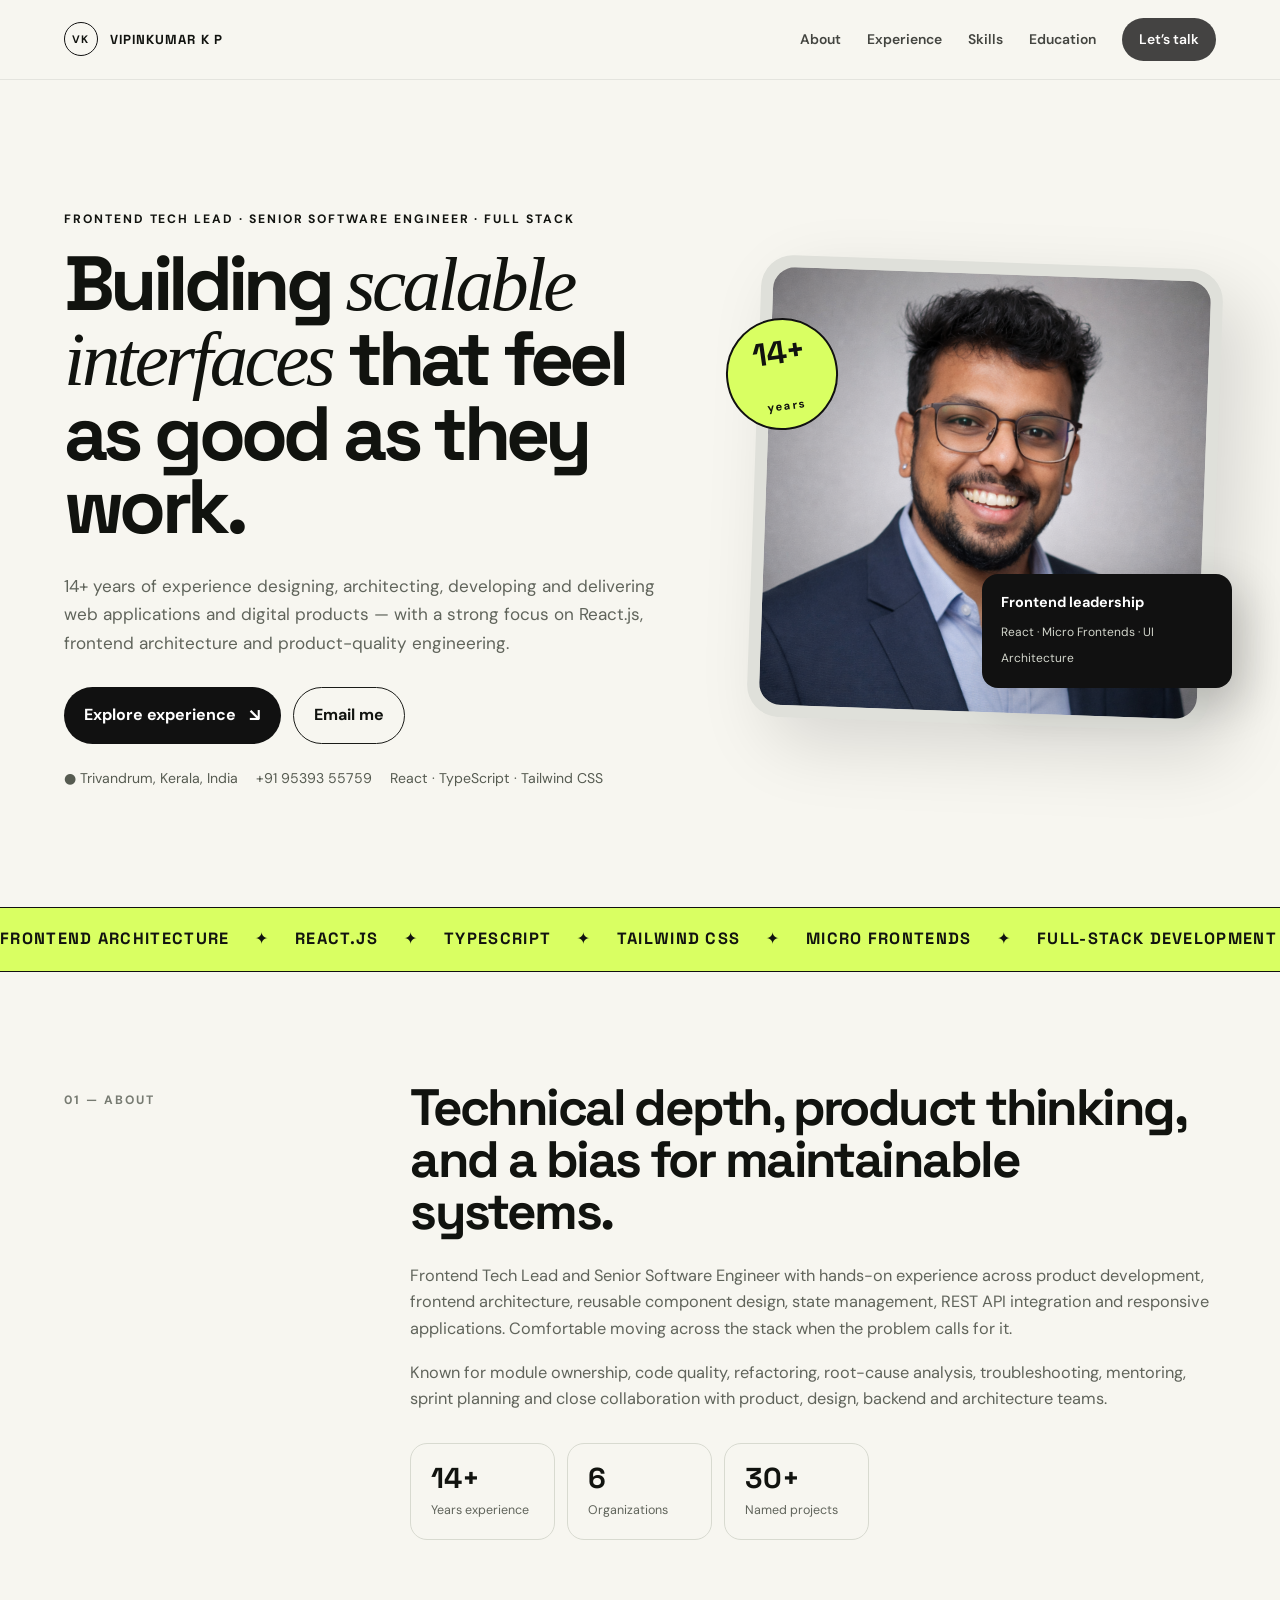
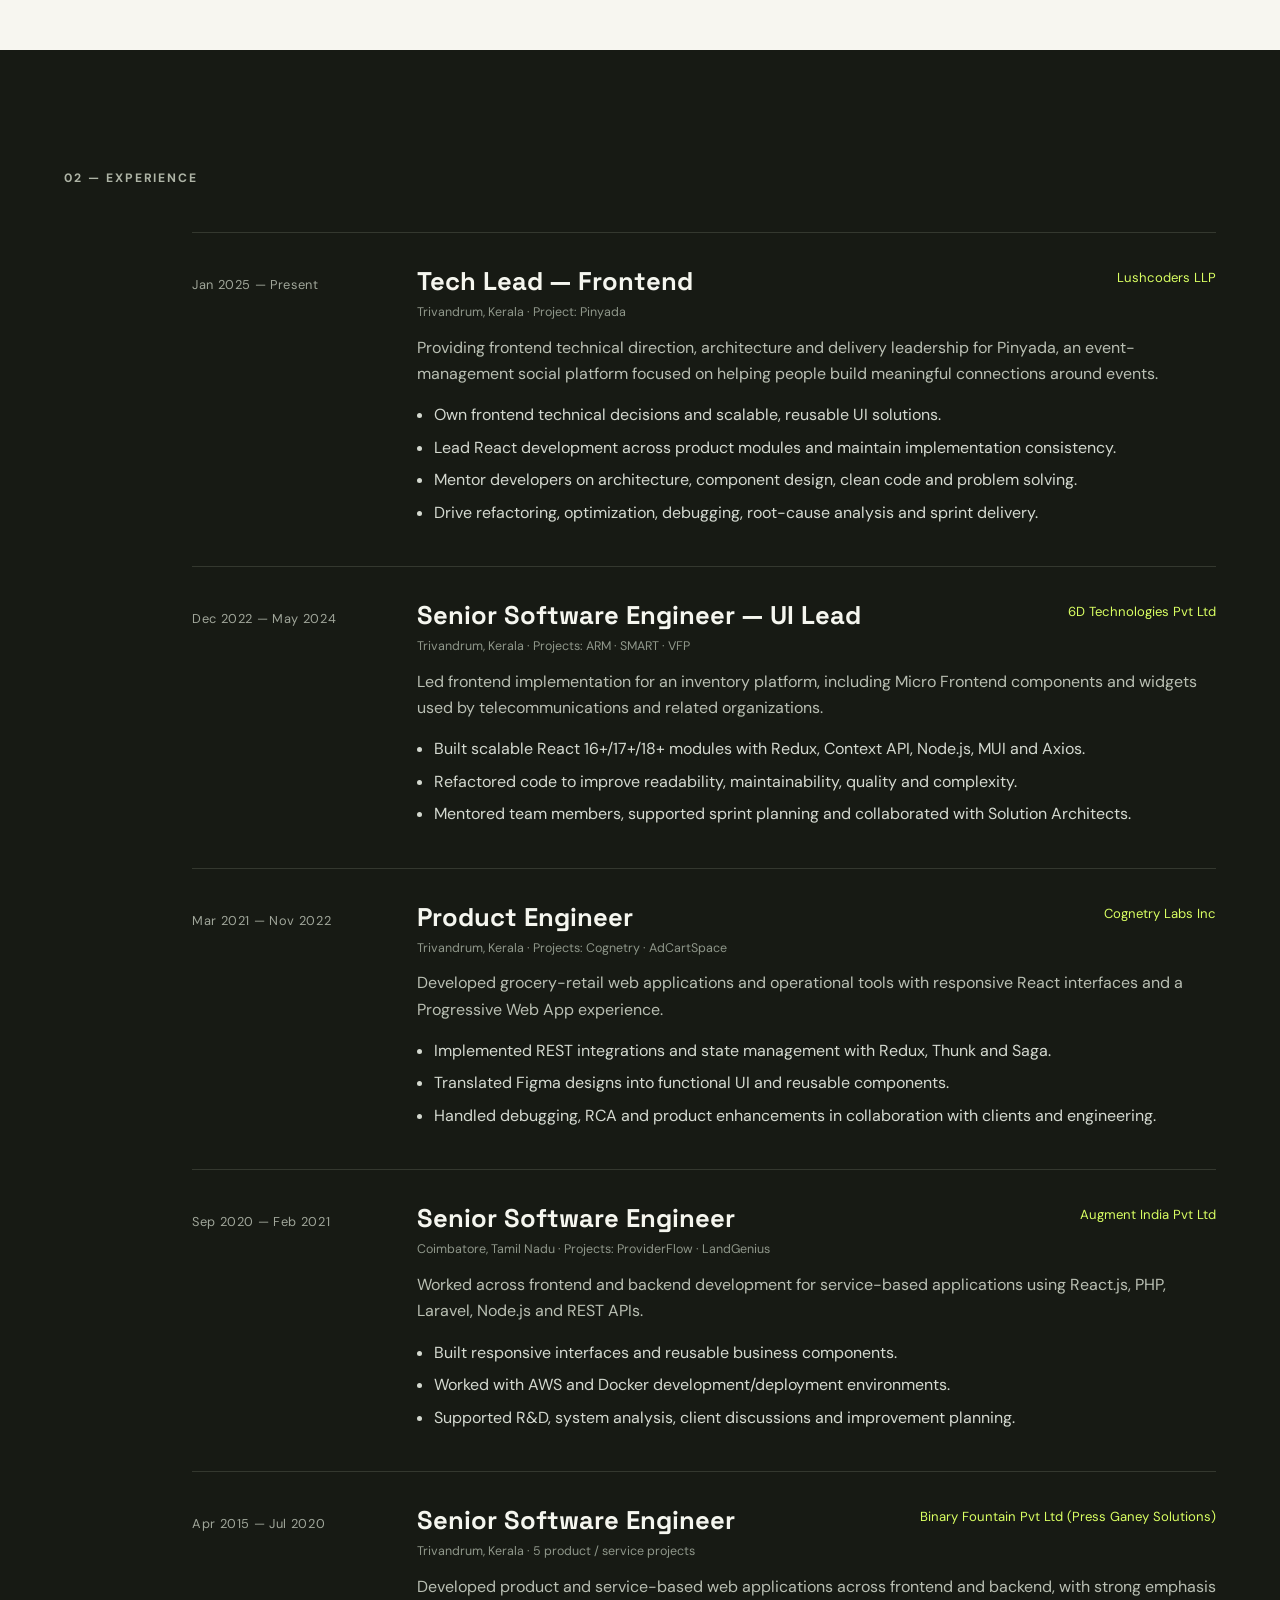
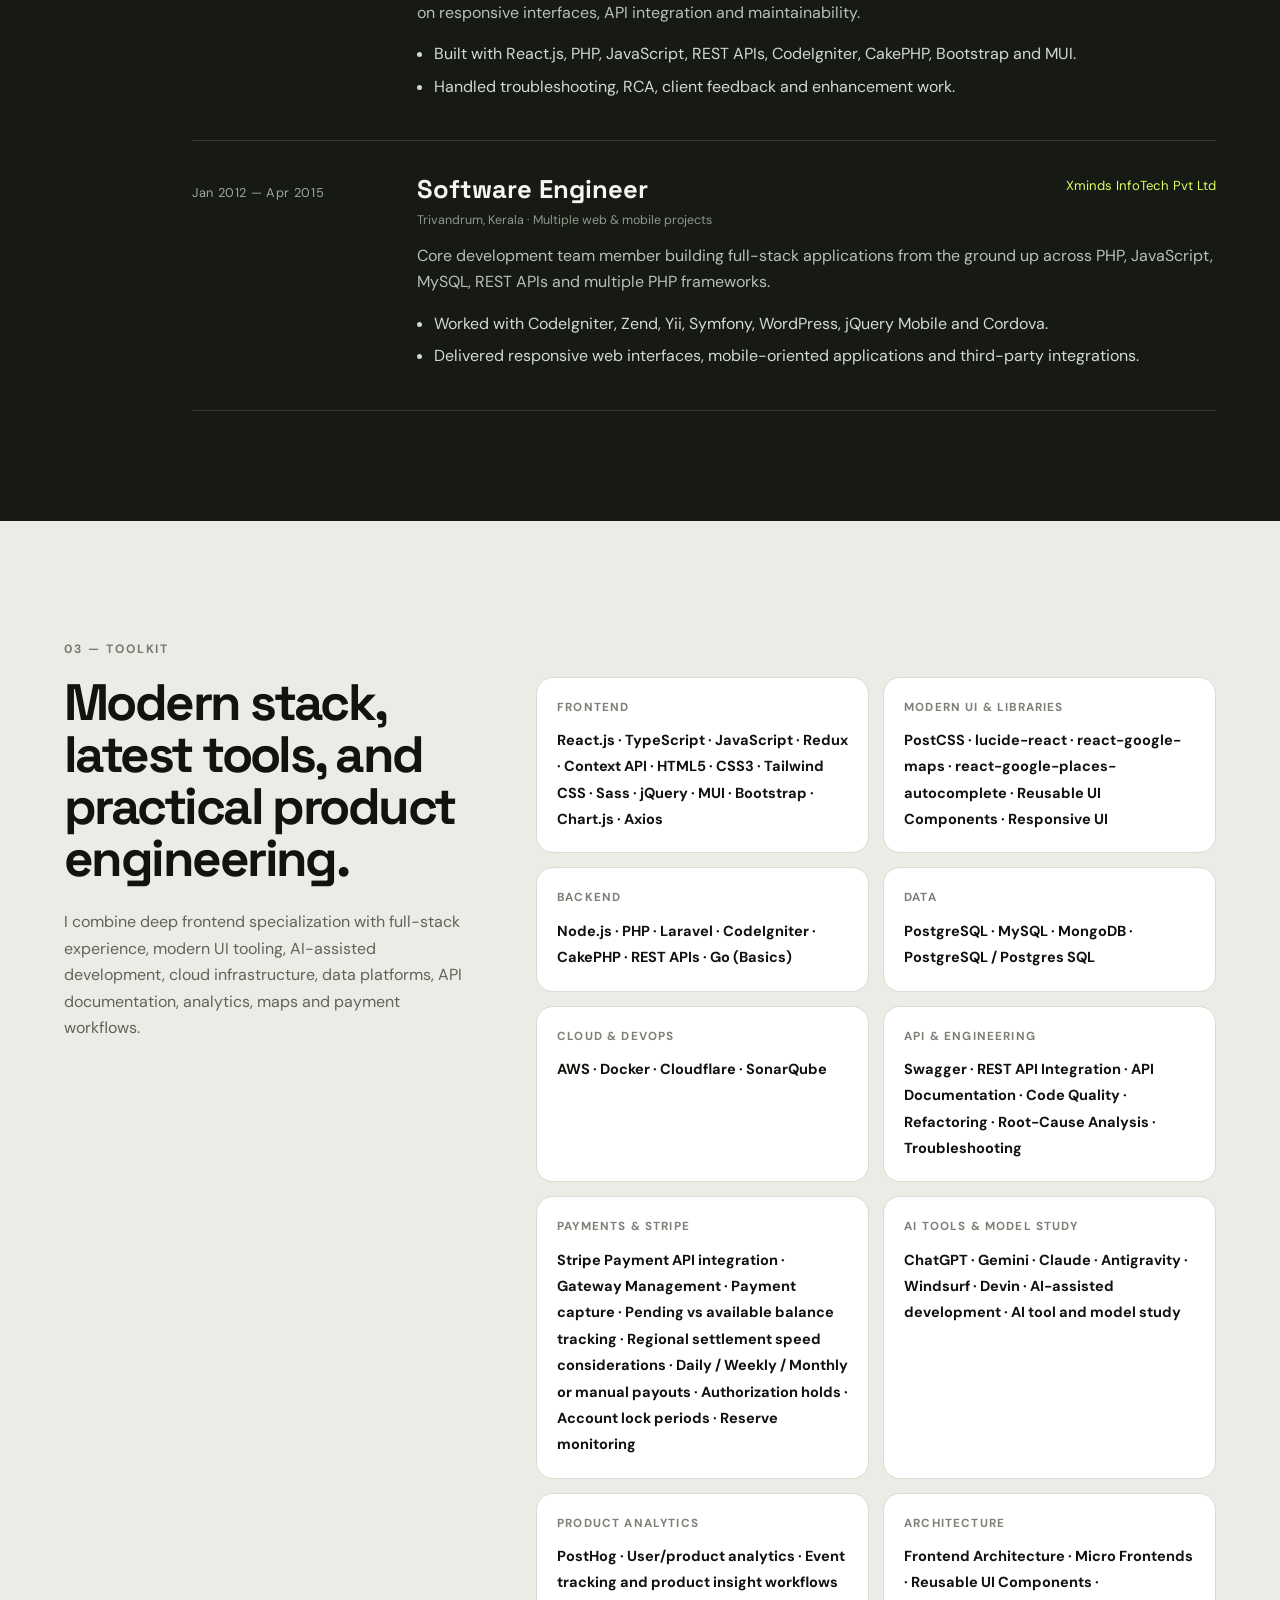
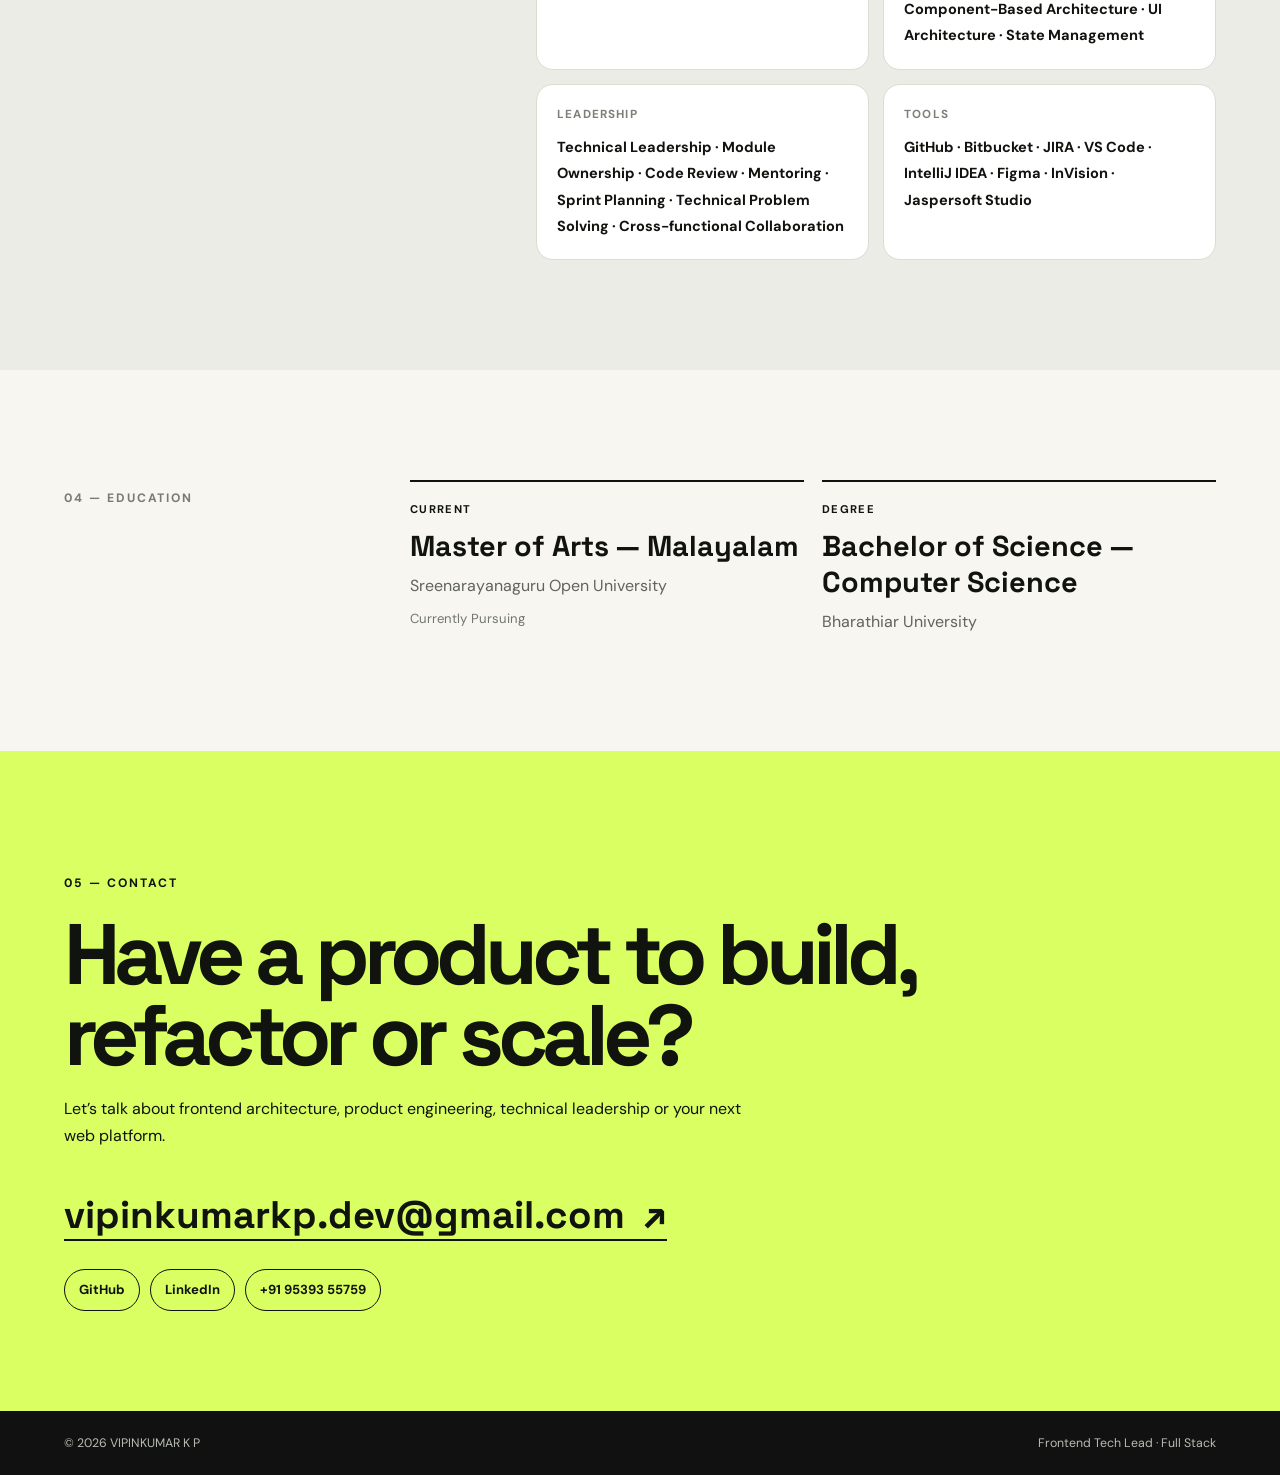
<file: classic/index.html>
<!doctype html>
<html lang="en">
<head>
  <meta charset="utf-8" />
  <meta name="viewport" content="width=device-width, initial-scale=1" />
  <meta name="description" content="VIPINKUMAR K P — Frontend Tech Lead, Senior Software Engineer, Full Stack — React, TypeScript, Tailwind CSS, Micro Frontends, AI tools, Stripe, PostgreSQL and cloud." />
  <title>VIPINKUMAR K P — Frontend Tech Lead</title>
  <link rel="preconnect" href="https://fonts.googleapis.com">
  <link rel="preconnect" href="https://fonts.gstatic.com" crossorigin>
  <link href="https://fonts.googleapis.com/css2?family=DM+Sans:wght@400;500;600;700&family=Space+Grotesk:wght@500;600;700&display=swap" rel="stylesheet">
  <link rel="stylesheet" href="styles.css" />
</head>
<body>
  <div class="progress" id="progress"></div>
  <header class="site-header">
    <a class="brand" href="#top" aria-label="VIPINKUMAR K P home"><span>VK</span><strong>VIPINKUMAR K P</strong></a>
    <button class="menu" id="menu" aria-label="Open navigation" aria-expanded="false"><span></span><span></span></button>
    <nav id="nav">
      <a href="#about">About</a><a href="#experience">Experience</a><a href="#skills">Skills</a><a href="#education">Education</a><a class="nav-cta" href="#contact">Let’s talk</a>
    </nav>
  </header>

  <main id="top">
    <section class="hero section-pad">
      <div class="hero-copy reveal">
        <p class="eyebrow">FRONTEND TECH LEAD · SENIOR SOFTWARE ENGINEER · FULL STACK</p>
        <h1>Building <em>scalable interfaces</em> that feel as good as they work.</h1>
        <p class="lead">14+ years of experience designing, architecting, developing and delivering web applications and digital products — with a strong focus on React.js, frontend architecture and product-quality engineering.</p>
        <div class="hero-actions">
          <a class="btn btn-dark" href="#experience">Explore experience <span>↘</span></a>
          <a class="btn btn-outline" href="mailto:vipinkumarkp.dev@gmail.com">Email me</a>
        </div>
        <div class="hero-meta"><span>● Trivandrum, Kerala, India</span><a href="tel:+919539355759">+91 95393 55759</a><span>React · TypeScript · Tailwind CSS</span></div>
      </div>
      <div class="hero-photo-wrap reveal">
        <div class="scribble">14+<small>years</small></div>
        <div class="photo-frame"><img src="assets/profile.png" alt="Professional portrait of VIPINKUMAR K P" /></div>
        <div class="floating-card"><strong>Frontend leadership</strong><span>React · Micro Frontends · UI Architecture</span></div>
      </div>
    </section>

    <section class="marquee" aria-label="Core expertise">
      <div>FRONTEND ARCHITECTURE <span>✦</span> REACT.JS <span>✦</span> TYPESCRIPT <span>✦</span> TAILWIND CSS <span>✦</span> MICRO FRONTENDS <span>✦</span> FULL-STACK DEVELOPMENT <span>✦</span> AI-ASSISTED DEVELOPMENT <span>✦</span> TECHNICAL LEADERSHIP <span>✦</span> </div>
    </section>

    <section id="about" class="section-pad about section-grid">
      <div class="section-kicker reveal">01 — ABOUT</div>
      <div class="about-content reveal"><h2>Technical depth, product thinking, and a bias for maintainable systems.</h2><p>Frontend Tech Lead and Senior Software Engineer with hands-on experience across product development, frontend architecture, reusable component design, state management, REST API integration and responsive applications. Comfortable moving across the stack when the problem calls for it.</p><p>Known for module ownership, code quality, refactoring, root-cause analysis, troubleshooting, mentoring, sprint planning and close collaboration with product, design, backend and architecture teams.</p><div class="mini-stats"><div><b>14+</b><span>Years experience</span></div><div><b>6</b><span>Organizations</span></div><div><b>30+</b><span>Named projects</span></div></div></div>
    </section>

    <section id="experience" class="dark-section section-pad">
      <div class="section-kicker light reveal">02 — EXPERIENCE</div>
      <div class="timeline">
        <article class="job reveal"><div class="job-date">Jan 2025 — Present</div><div class="job-body"><div class="job-top"><h3>Tech Lead — Frontend</h3><span>Lushcoders LLP</span></div><p class="location">Trivandrum, Kerala · Project: Pinyada</p><p>Providing frontend technical direction, architecture and delivery leadership for Pinyada, an event-management social platform focused on helping people build meaningful connections around events.</p><ul><li>Own frontend technical decisions and scalable, reusable UI solutions.</li><li>Lead React development across product modules and maintain implementation consistency.</li><li>Mentor developers on architecture, component design, clean code and problem solving.</li><li>Drive refactoring, optimization, debugging, root-cause analysis and sprint delivery.</li></ul></div></article>
        <article class="job reveal"><div class="job-date">Dec 2022 — May 2024</div><div class="job-body"><div class="job-top"><h3>Senior Software Engineer — UI Lead</h3><span>6D Technologies Pvt Ltd</span></div><p class="location">Trivandrum, Kerala · Projects: ARM · SMART · VFP</p><p>Led frontend implementation for an inventory platform, including Micro Frontend components and widgets used by telecommunications and related organizations.</p><ul><li>Built scalable React 16+/17+/18+ modules with Redux, Context API, Node.js, MUI and Axios.</li><li>Refactored code to improve readability, maintainability, quality and complexity.</li><li>Mentored team members, supported sprint planning and collaborated with Solution Architects.</li></ul></div></article>
        <article class="job reveal"><div class="job-date">Mar 2021 — Nov 2022</div><div class="job-body"><div class="job-top"><h3>Product Engineer</h3><span>Cognetry Labs Inc</span></div><p class="location">Trivandrum, Kerala · Projects: Cognetry · AdCartSpace</p><p>Developed grocery-retail web applications and operational tools with responsive React interfaces and a Progressive Web App experience.</p><ul><li>Implemented REST integrations and state management with Redux, Thunk and Saga.</li><li>Translated Figma designs into functional UI and reusable components.</li><li>Handled debugging, RCA and product enhancements in collaboration with clients and engineering.</li></ul></div></article>
        <article class="job reveal"><div class="job-date">Sep 2020 — Feb 2021</div><div class="job-body"><div class="job-top"><h3>Senior Software Engineer</h3><span>Augment India Pvt Ltd</span></div><p class="location">Coimbatore, Tamil Nadu · Projects: ProviderFlow · LandGenius</p><p>Worked across frontend and backend development for service-based applications using React.js, PHP, Laravel, Node.js and REST APIs.</p><ul><li>Built responsive interfaces and reusable business components.</li><li>Worked with AWS and Docker development/deployment environments.</li><li>Supported R&D, system analysis, client discussions and improvement planning.</li></ul></div></article>
        <article class="job reveal"><div class="job-date">Apr 2015 — Jul 2020</div><div class="job-body"><div class="job-top"><h3>Senior Software Engineer</h3><span>Binary Fountain Pvt Ltd (Press Ganey Solutions)</span></div><p class="location">Trivandrum, Kerala · 5 product / service projects</p><p>Developed product and service-based web applications across frontend and backend, with strong emphasis on responsive interfaces, API integration and maintainability.</p><ul><li>Built with React.js, PHP, JavaScript, REST APIs, CodeIgniter, CakePHP, Bootstrap and MUI.</li><li>Handled troubleshooting, RCA, client feedback and enhancement work.</li></ul></div></article>
        <article class="job reveal"><div class="job-date">Jan 2012 — Apr 2015</div><div class="job-body"><div class="job-top"><h3>Software Engineer</h3><span>Xminds InfoTech Pvt Ltd</span></div><p class="location">Trivandrum, Kerala · Multiple web & mobile projects</p><p>Core development team member building full-stack applications from the ground up across PHP, JavaScript, MySQL, REST APIs and multiple PHP frameworks.</p><ul><li>Worked with CodeIgniter, Zend, Yii, Symfony, WordPress, jQuery Mobile and Cordova.</li><li>Delivered responsive web interfaces, mobile-oriented applications and third-party integrations.</li></ul></div></article>
      </div>
    </section>

    <section id="skills" class="section-pad skills-section">
      <div class="section-kicker reveal">03 — TOOLKIT</div>
      <div class="skills-layout"><div class="reveal"><h2>Modern stack, latest tools, and practical product engineering.</h2><p>I combine deep frontend specialization with full-stack experience, modern UI tooling, AI-assisted development, cloud infrastructure, data platforms, API documentation, analytics, maps and payment workflows.</p></div><div class="skill-grid reveal">
        <div class="skill"><span>Frontend</span><b>React.js · TypeScript · JavaScript · Redux · Context API · HTML5 · CSS3 · Tailwind CSS · Sass · jQuery · MUI · Bootstrap · Chart.js · Axios</b></div>
        <div class="skill"><span>Modern UI & Libraries</span><b>PostCSS · lucide-react · react-google-maps · react-google-places-autocomplete · Reusable UI Components · Responsive UI</b></div>
        <div class="skill"><span>Backend</span><b>Node.js · PHP · Laravel · CodeIgniter · CakePHP · REST APIs · Go (Basics)</b></div>
        <div class="skill"><span>Data</span><b>PostgreSQL · MySQL · MongoDB · PostgreSQL / Postgres SQL</b></div>
        <div class="skill"><span>Cloud & DevOps</span><b>AWS · Docker · Cloudflare · SonarQube</b></div>
        <div class="skill"><span>API & Engineering</span><b>Swagger · REST API Integration · API Documentation · Code Quality · Refactoring · Root-Cause Analysis · Troubleshooting</b></div>
        <div class="skill"><span>Payments & Stripe</span><b>Stripe Payment API integration · Gateway Management · Payment capture · Pending vs available balance tracking · Regional settlement speed considerations · Daily / Weekly / Monthly or manual payouts · Authorization holds · Account lock periods · Reserve monitoring</b></div>
        <div class="skill"><span>AI Tools & Model Study</span><b>ChatGPT · Gemini · Claude · Antigravity · Windsurf · Devin · AI-assisted development · AI tool and model study</b></div>
        <div class="skill"><span>Product Analytics</span><b>PostHog · User/product analytics · Event tracking and product insight workflows</b></div>
        <div class="skill"><span>Architecture</span><b>Frontend Architecture · Micro Frontends · Reusable UI Components · Component-Based Architecture · UI Architecture · State Management</b></div>
        <div class="skill"><span>Leadership</span><b>Technical Leadership · Module Ownership · Code Review · Mentoring · Sprint Planning · Technical Problem Solving · Cross-functional Collaboration</b></div>
        <div class="skill"><span>Tools</span><b>GitHub · Bitbucket · JIRA · VS Code · IntelliJ IDEA · Figma · InVision · Jaspersoft Studio</b></div>
      </div></div>
    </section>

    <section id="education" class="section-pad education section-grid">
      <div class="section-kicker reveal">04 — EDUCATION</div>
      <div class="education-list reveal"><div class="edu"><div class="year">CURRENT</div><h3>Master of Arts — Malayalam</h3><p>Sreenarayanaguru Open University</p><span>Currently Pursuing</span></div><div class="edu"><div class="year">DEGREE</div><h3>Bachelor of Science — Computer Science</h3><p>Bharathiar University</p></div></div>
    </section>

    <section id="contact" class="contact section-pad"><div class="contact-inner reveal"><p class="eyebrow">05 — CONTACT</p><h2>Have a product to build, refactor or scale?</h2><p>Let’s talk about frontend architecture, product engineering, technical leadership or your next web platform.</p><a class="big-email" href="mailto:vipinkumarkp.dev@gmail.com">vipinkumarkp.dev@gmail.com <span>↗</span></a><div class="socials"><a href="https://github.com/vipinkumarkp" target="_blank" rel="noreferrer">GitHub</a><a href="https://linkedin.com/in/vipinkumarkp" target="_blank" rel="noreferrer">LinkedIn</a><a href="tel:+919539355759">+91 95393 55759</a></div></div></section>
  </main>
  <footer><span>© <span id="year"></span> VIPINKUMAR K P</span><span>Frontend Tech Lead · Full Stack</span></footer>
  <script src="script.js"></script>
</body>
</html>
</file>
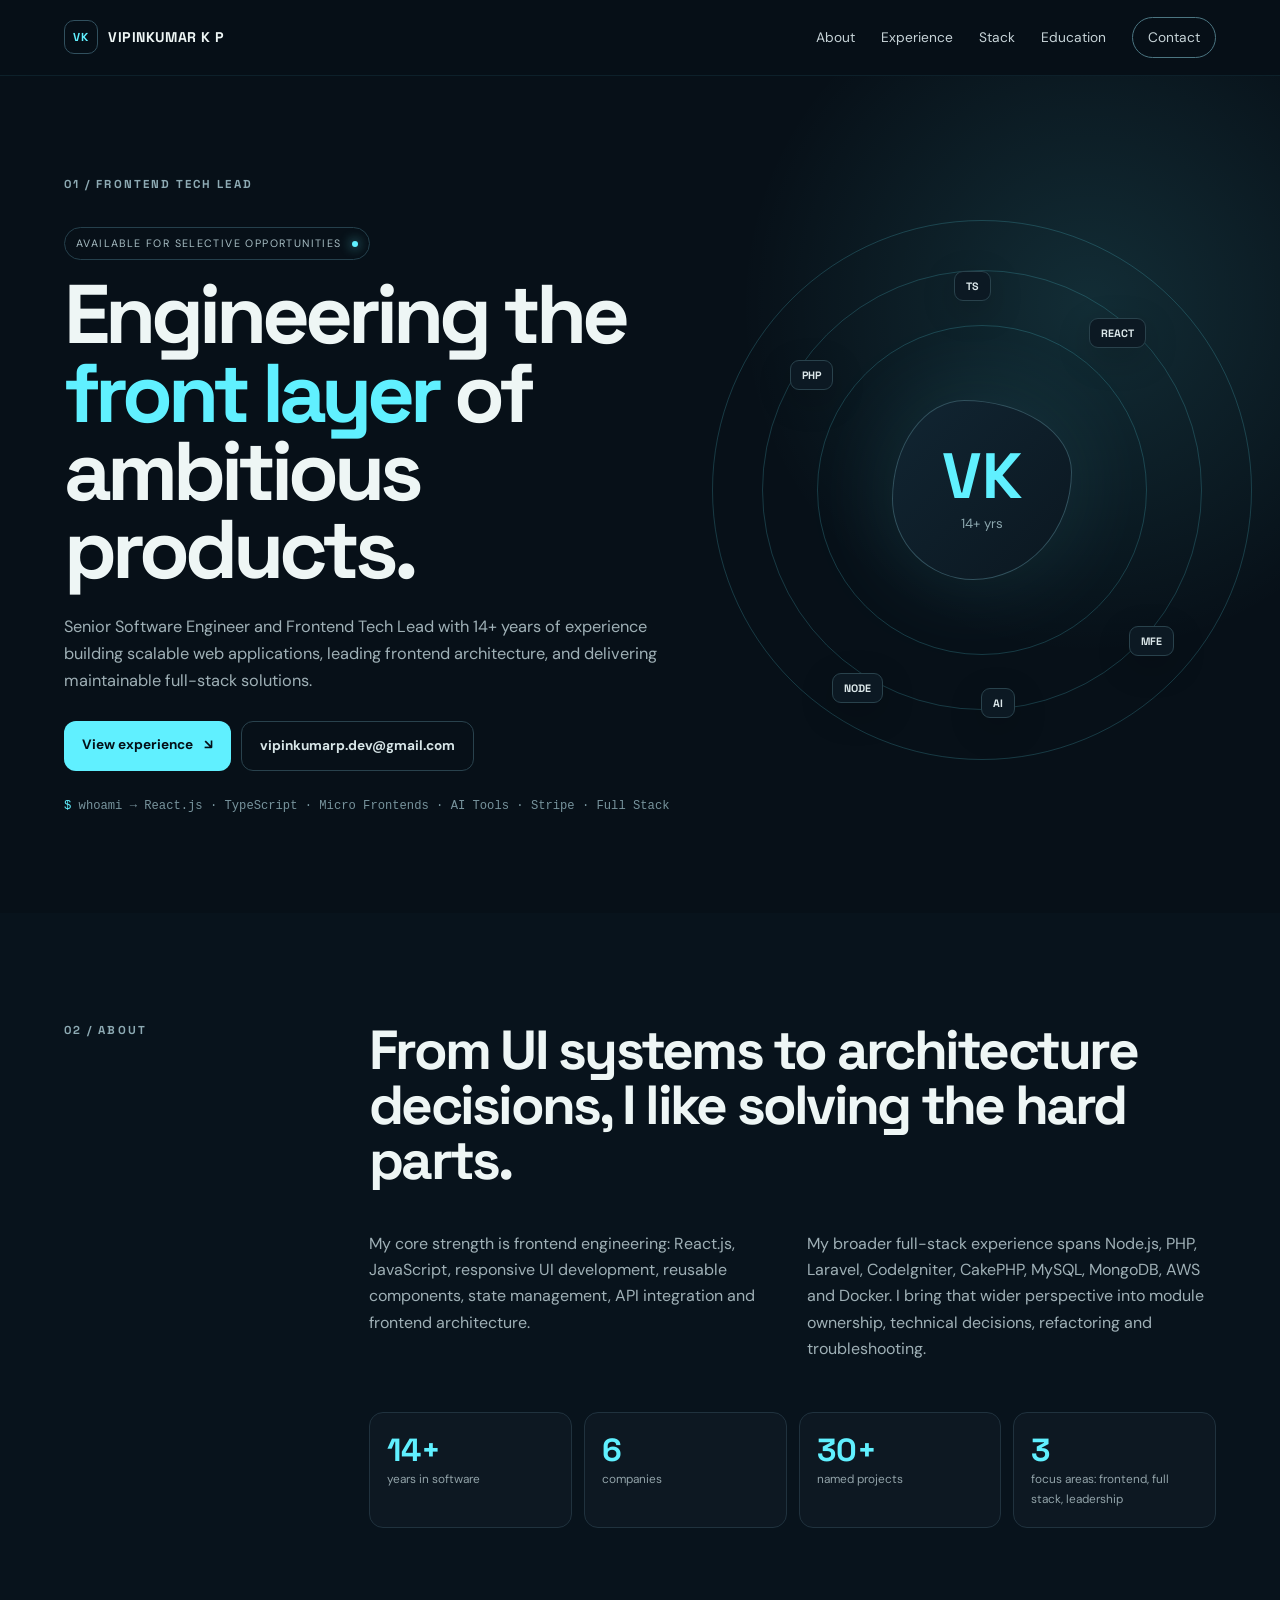
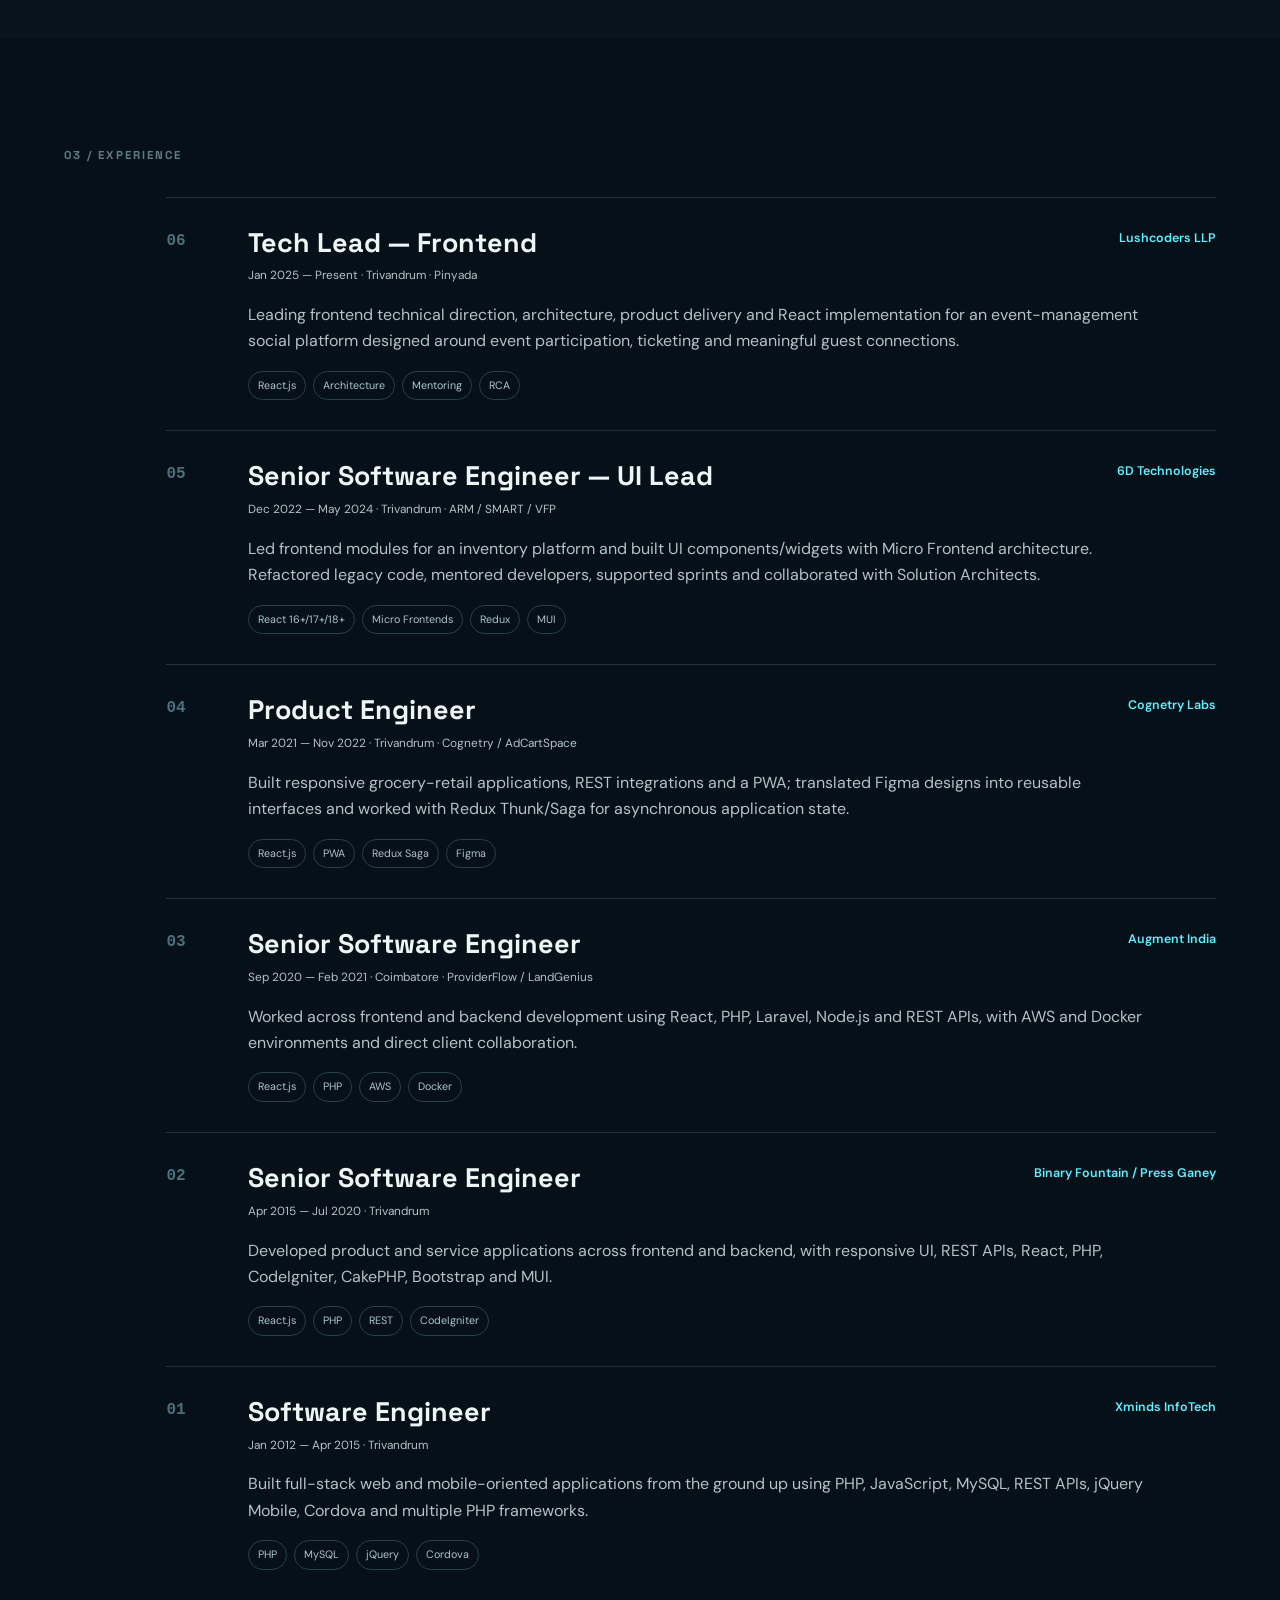
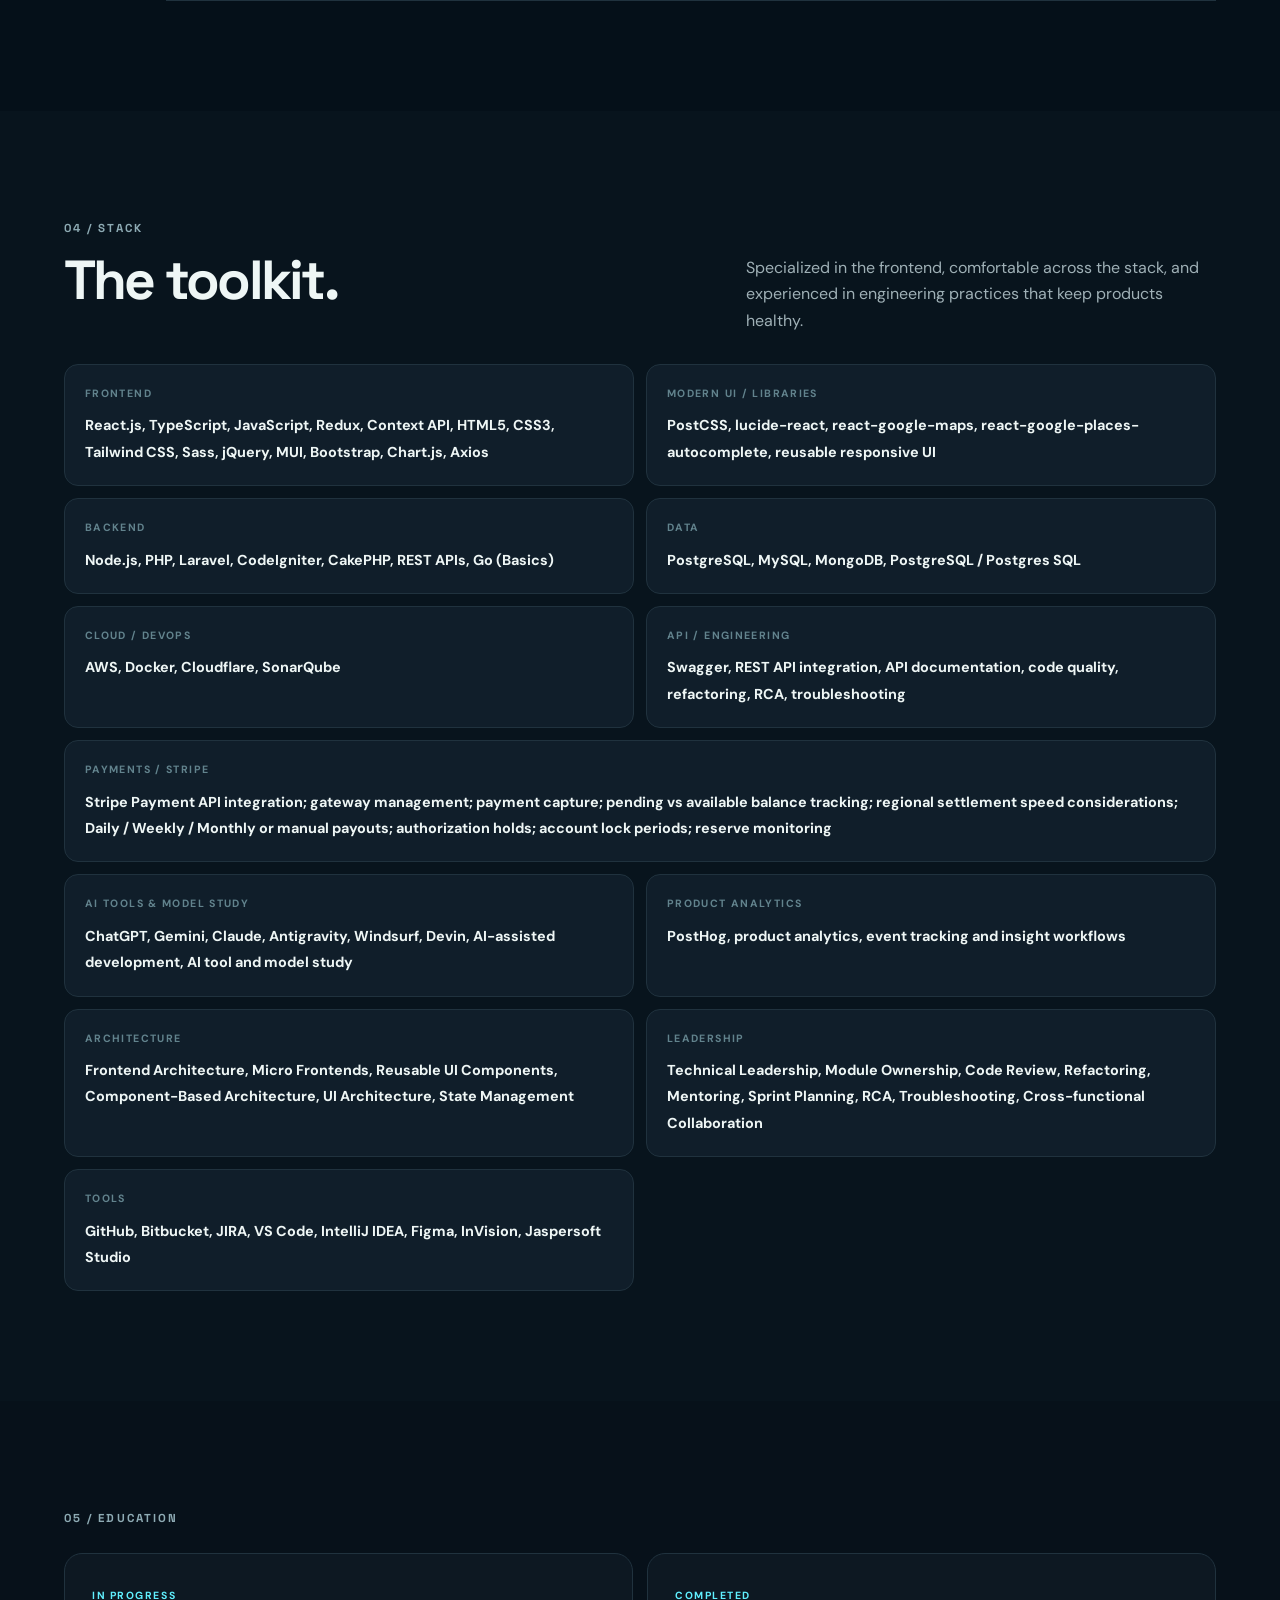
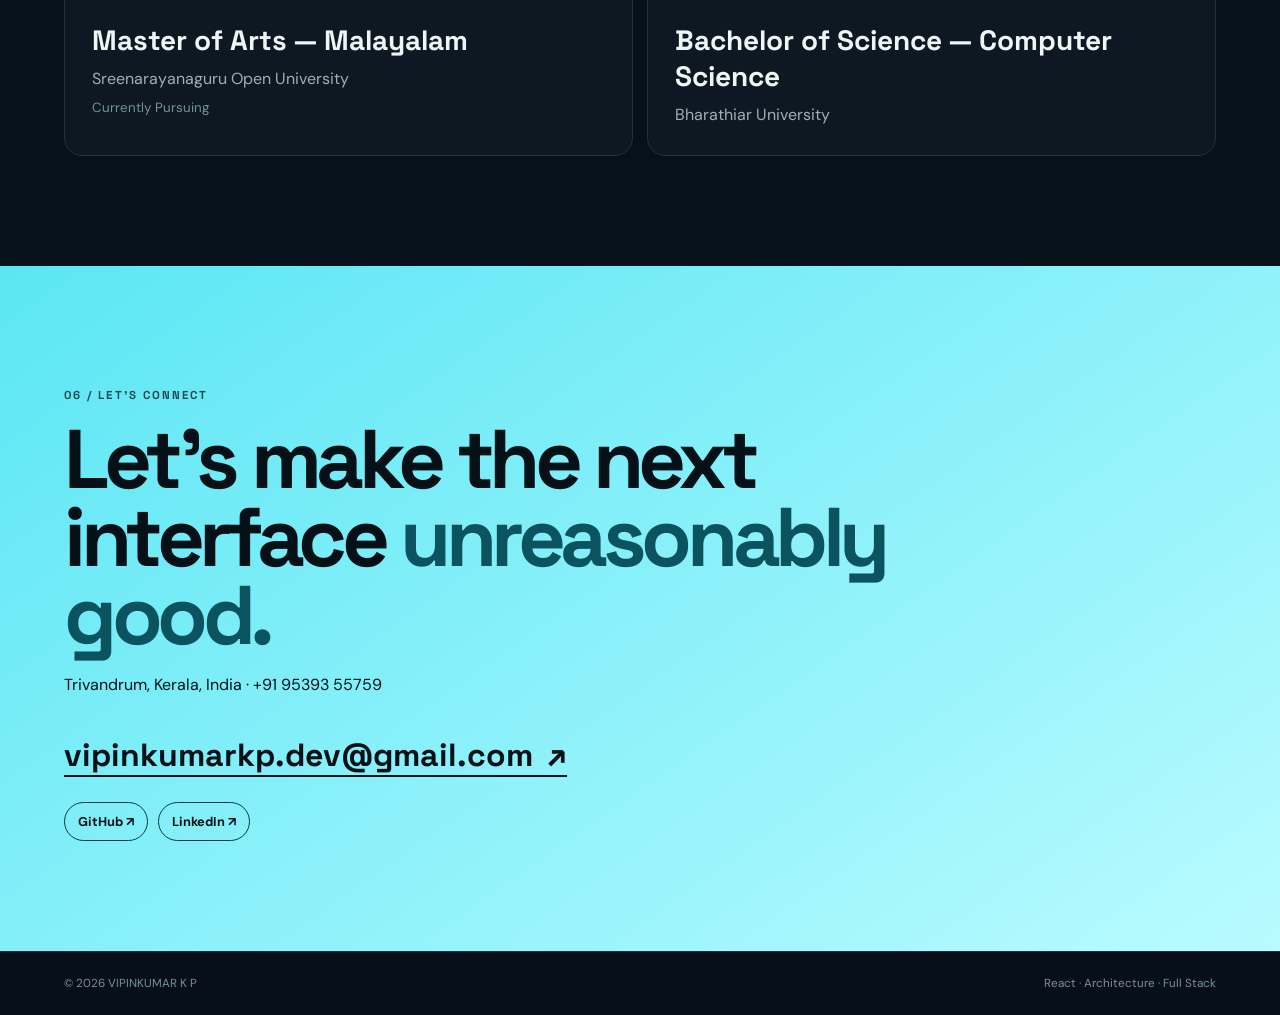
<file: minimal/index.html>
<!doctype html>
<html lang="en">
<head>
  <meta charset="utf-8" />
  <meta name="viewport" content="width=device-width, initial-scale=1" />
  <meta name="description" content="VIPINKUMAR K P — Frontend Tech Lead, Senior Software Engineer, Full Stack — React, TypeScript, Tailwind CSS, Micro Frontends, AI tools, Stripe, PostgreSQL and cloud." />
  <title>VIPINKUMAR K P — Engineering Portfolio</title>
  <link rel="preconnect" href="https://fonts.googleapis.com">
  <link rel="preconnect" href="https://fonts.gstatic.com" crossorigin>
  <link href="https://fonts.googleapis.com/css2?family=DM+Sans:wght@400;500;600;700&family=Space+Grotesk:wght@500;600;700&display=swap" rel="stylesheet">
  <link rel="stylesheet" href="styles.css" />
</head>
<body>
  <div class="progress" id="progress"></div>
  <header class="site-header"><a class="brand" href="#top"><span>VK</span>VIPINKUMAR K P</a><button class="menu" id="menu" aria-label="Toggle navigation" aria-expanded="false"><i></i><i></i></button><nav id="nav"><a href="#about">About</a><a href="#experience">Experience</a><a href="#stack">Stack</a><a href="#education">Education</a><a class="hire" href="#contact">Contact</a></nav></header>

  <main id="top">
    <section class="hero">
      <div class="grid-glow"></div><div class="hero-content reveal"><p class="eyebrow">01 / FRONTEND TECH LEAD</p><div class="availability">AVAILABLE FOR SELECTIVE OPPORTUNITIES <span></span></div><h1>Engineering the <span>front layer</span> of ambitious products.</h1><p class="hero-text">Senior Software Engineer and Frontend Tech Lead with 14+ years of experience building scalable web applications, leading frontend architecture, and delivering maintainable full-stack solutions.</p><div class="actions"><a class="btn primary" href="#experience">View experience <b>↘</b></a><a class="btn ghost" href="mailto:vipinkumarkp.dev@gmail.com">vipinkumarp.dev@gmail.com</a></div><div class="terminal-line"><span>$</span> whoami → React.js · TypeScript · Micro Frontends · AI Tools · Stripe · Full Stack</div></div>
      <div class="hero-orbit reveal"><div class="orbit orbit-1"></div><div class="orbit orbit-2"></div><div class="orbit orbit-3"></div><div class="core"><strong>VK</strong><small>14+ yrs</small></div><div class="orb-tag tag-a">REACT</div><div class="orb-tag tag-b">MFE</div><div class="orb-tag tag-e">TS</div><div class="orb-tag tag-f">AI</div><div class="orb-tag tag-c">NODE</div><div class="orb-tag tag-d">PHP</div></div>
    </section>

    <section id="about" class="section about"><div class="kicker reveal">02 / ABOUT</div><div class="about-main reveal"><h2>From UI systems to architecture decisions, I like solving the hard parts.</h2><div class="about-cols"><p>My core strength is frontend engineering: React.js, JavaScript, responsive UI development, reusable components, state management, API integration and frontend architecture.</p><p>My broader full-stack experience spans Node.js, PHP, Laravel, CodeIgniter, CakePHP, MySQL, MongoDB, AWS and Docker. I bring that wider perspective into module ownership, technical decisions, refactoring and troubleshooting.</p></div><div class="facts"><div><b>14+</b><span>years in software</span></div><div><b>6</b><span>companies</span></div><div><b>30+</b><span>named projects</span></div><div><b>3</b><span>focus areas: frontend, full stack, leadership</span></div></div></div></section>

    <section id="experience" class="section dark"><div class="kicker muted reveal">03 / EXPERIENCE</div><div class="experience-list">
      <article class="exp reveal"><div class="count">06</div><div><div class="exp-head"><h3>Tech Lead — Frontend</h3><span>Lushcoders LLP</span></div><p class="period">Jan 2025 — Present · Trivandrum · Pinyada</p><p>Leading frontend technical direction, architecture, product delivery and React implementation for an event-management social platform designed around event participation, ticketing and meaningful guest connections.</p><div class="chips"><i>React.js</i><i>Architecture</i><i>Mentoring</i><i>RCA</i></div></div></article>
      <article class="exp reveal"><div class="count">05</div><div><div class="exp-head"><h3>Senior Software Engineer — UI Lead</h3><span>6D Technologies</span></div><p class="period">Dec 2022 — May 2024 · Trivandrum · ARM / SMART / VFP</p><p>Led frontend modules for an inventory platform and built UI components/widgets with Micro Frontend architecture. Refactored legacy code, mentored developers, supported sprints and collaborated with Solution Architects.</p><div class="chips"><i>React 16+/17+/18+</i><i>Micro Frontends</i><i>Redux</i><i>MUI</i></div></div></article>
      <article class="exp reveal"><div class="count">04</div><div><div class="exp-head"><h3>Product Engineer</h3><span>Cognetry Labs</span></div><p class="period">Mar 2021 — Nov 2022 · Trivandrum · Cognetry / AdCartSpace</p><p>Built responsive grocery-retail applications, REST integrations and a PWA; translated Figma designs into reusable interfaces and worked with Redux Thunk/Saga for asynchronous application state.</p><div class="chips"><i>React.js</i><i>PWA</i><i>Redux Saga</i><i>Figma</i></div></div></article>
      <article class="exp reveal"><div class="count">03</div><div><div class="exp-head"><h3>Senior Software Engineer</h3><span>Augment India</span></div><p class="period">Sep 2020 — Feb 2021 · Coimbatore · ProviderFlow / LandGenius</p><p>Worked across frontend and backend development using React, PHP, Laravel, Node.js and REST APIs, with AWS and Docker environments and direct client collaboration.</p><div class="chips"><i>React.js</i><i>PHP</i><i>AWS</i><i>Docker</i></div></div></article>
      <article class="exp reveal"><div class="count">02</div><div><div class="exp-head"><h3>Senior Software Engineer</h3><span>Binary Fountain / Press Ganey</span></div><p class="period">Apr 2015 — Jul 2020 · Trivandrum</p><p>Developed product and service applications across frontend and backend, with responsive UI, REST APIs, React, PHP, CodeIgniter, CakePHP, Bootstrap and MUI.</p><div class="chips"><i>React.js</i><i>PHP</i><i>REST</i><i>CodeIgniter</i></div></div></article>
      <article class="exp reveal"><div class="count">01</div><div><div class="exp-head"><h3>Software Engineer</h3><span>Xminds InfoTech</span></div><p class="period">Jan 2012 — Apr 2015 · Trivandrum</p><p>Built full-stack web and mobile-oriented applications from the ground up using PHP, JavaScript, MySQL, REST APIs, jQuery Mobile, Cordova and multiple PHP frameworks.</p><div class="chips"><i>PHP</i><i>MySQL</i><i>jQuery</i><i>Cordova</i></div></div></article>
    </div></section>

    <section id="stack" class="section stack"><div class="kicker reveal">04 / STACK</div><div class="stack-head reveal"><h2>The toolkit.</h2><p>Specialized in the frontend, comfortable across the stack, and experienced in engineering practices that keep products healthy.</p></div><div class="stack-grid reveal"><div><small>FRONTEND</small><strong>React.js, TypeScript, JavaScript, Redux, Context API, HTML5, CSS3, Tailwind CSS, Sass, jQuery, MUI, Bootstrap, Chart.js, Axios</strong></div><div><small>MODERN UI / LIBRARIES</small><strong>PostCSS, lucide-react, react-google-maps, react-google-places-autocomplete, reusable responsive UI</strong></div><div><small>BACKEND</small><strong>Node.js, PHP, Laravel, CodeIgniter, CakePHP, REST APIs, Go (Basics)</strong></div><div><small>DATA</small><strong>PostgreSQL, MySQL, MongoDB, PostgreSQL / Postgres SQL</strong></div><div><small>CLOUD / DEVOPS</small><strong>AWS, Docker, Cloudflare, SonarQube</strong></div><div><small>API / ENGINEERING</small><strong>Swagger, REST API integration, API documentation, code quality, refactoring, RCA, troubleshooting</strong></div><div class="stack-wide"><small>PAYMENTS / STRIPE</small><strong>Stripe Payment API integration; gateway management; payment capture; pending vs available balance tracking; regional settlement speed considerations; Daily / Weekly / Monthly or manual payouts; authorization holds; account lock periods; reserve monitoring</strong></div><div><small>AI TOOLS & MODEL STUDY</small><strong>ChatGPT, Gemini, Claude, Antigravity, Windsurf, Devin, AI-assisted development, AI tool and model study</strong></div><div><small>PRODUCT ANALYTICS</small><strong>PostHog, product analytics, event tracking and insight workflows</strong></div><div><small>ARCHITECTURE</small><strong>Frontend Architecture, Micro Frontends, Reusable UI Components, Component-Based Architecture, UI Architecture, State Management</strong></div><div><small>LEADERSHIP</small><strong>Technical Leadership, Module Ownership, Code Review, Refactoring, Mentoring, Sprint Planning, RCA, Troubleshooting, Cross-functional Collaboration</strong></div><div><small>TOOLS</small><strong>GitHub, Bitbucket, JIRA, VS Code, IntelliJ IDEA, Figma, InVision, Jaspersoft Studio</strong></div></div></section>

    <section id="education" class="section education"><div class="kicker reveal">05 / EDUCATION</div><div class="edu-grid reveal"><div class="edu-card"><span>IN PROGRESS</span><h3>Master of Arts — Malayalam</h3><p>Sreenarayanaguru Open University</p><small>Currently Pursuing</small></div><div class="edu-card"><span>COMPLETED</span><h3>Bachelor of Science — Computer Science</h3><p>Bharathiar University</p></div></div></section>

    <section id="contact" class="contact"><div class="contact-surface reveal"><p class="eyebrow">06 / LET’S CONNECT</p><h2>Let’s make the next interface <span>unreasonably good.</span></h2><p>Trivandrum, Kerala, India · +91 95393 55759</p><a class="contact-email" href="mailto:vipinkumarkp.dev@gmail.com">vipinkumarkp.dev@gmail.com <b>↗</b></a><div class="contact-links"><a href="https://github.com/vipinkumarkp" target="_blank" rel="noreferrer">GitHub ↗</a><a href="https://linkedin.com/in/vipinkumarkp" target="_blank" rel="noreferrer">LinkedIn ↗</a></div></div></section>
  </main>
  <footer><span>© <span id="year"></span> VIPINKUMAR K P</span><span>React · Architecture · Full Stack</span></footer>
  <script src="script.js"></script>
</body>
</html>
</file>
<file: classic/styles.css>
:root{--ink:#11130f;--muted:#60645b;--lime:#d9ff62;--paper:#f7f6f0;--white:#fff;--dark:#171a14;--line:#d8dad0;--serif:Georgia,'Times New Roman',serif;--sans:'DM Sans',system-ui,sans-serif;--display:'Space Grotesk',system-ui,sans-serif}*{box-sizing:border-box}html{scroll-behavior:smooth}body{margin:0;background:var(--paper);color:var(--ink);font-family:var(--sans);line-height:1.65}a{color:inherit;text-decoration:none}img{max-width:100%;display:block}.section-pad{padding:110px max(24px,5vw)}.site-header{position:sticky;top:0;z-index:50;display:flex;justify-content:space-between;align-items:center;padding:18px max(24px,5vw);background:rgba(247,246,240,.86);backdrop-filter:blur(16px);border-bottom:1px solid rgba(17,19,15,.08)}.brand{display:flex;align-items:center;gap:12px;font-size:.82rem;letter-spacing:.08em}.brand span{display:grid;place-items:center;width:34px;height:34px;border:1px solid #111;border-radius:50%;font-size:.68rem;font-weight:700}.brand strong{font-family:var(--display)}nav{display:flex;align-items:center;gap:26px;font-size:.87rem;font-weight:600}nav a{opacity:.78}nav a:hover{opacity:1}.nav-cta{background:#111;color:#fff;padding:10px 17px;border-radius:999px}.menu{display:none;background:none;border:0}.progress{position:fixed;top:0;left:0;height:3px;width:0;background:#111;z-index:100}.hero{min-height:calc(100vh - 73px);display:grid;grid-template-columns:1.15fr .85fr;gap:5vw;align-items:center}.eyebrow,.section-kicker{font-size:.76rem;font-weight:700;letter-spacing:.16em}.hero h1{font-family:var(--display);font-size:clamp(3.1rem,6vw,6.5rem);line-height:.96;letter-spacing:-.06em;max-width:950px;margin:18px 0 28px}.hero h1 em{font-family:var(--serif);font-weight:400;letter-spacing:-.045em}.lead{max-width:760px;font-size:1.07rem;color:var(--muted)}.hero-actions{display:flex;gap:12px;flex-wrap:wrap;margin-top:30px}.btn{display:inline-flex;gap:13px;align-items:center;padding:14px 20px;border-radius:999px;font-weight:700}.btn-dark{background:#111;color:#fff}.btn-dark span{font-size:1.1rem}.btn-outline{border:1px solid #1a1b18}.hero-meta{display:flex;flex-wrap:wrap;gap:18px;margin-top:23px;color:#565b51;font-size:.88rem}.hero-photo-wrap{position:relative;max-width:620px;margin-inline:auto}.photo-frame{background:#dfe0da;padding:12px;border-radius:32px;transform:rotate(2deg);box-shadow:22px 25px 70px rgba(0,0,0,.13)}.photo-frame img{aspect-ratio:1/1;object-fit:cover;border-radius:22px}.scribble{position:absolute;left:-28px;top:12%;width:112px;height:112px;border-radius:50%;background:var(--lime);border:2px solid #111;display:grid;place-items:center;font-family:var(--display);font-size:2rem;font-weight:800;z-index:2;transform:rotate(-8deg);line-height:1}.scribble small{font:700 .7rem var(--sans);letter-spacing:.13em}.floating-card{position:absolute;right:-16px;bottom:8%;background:#111;color:#fff;max-width:250px;padding:17px 19px;border-radius:16px;box-shadow:12px 15px 45px rgba(0,0,0,.2);z-index:2}.floating-card strong{display:block;font-size:.9rem;margin-bottom:3px}.floating-card span{font-size:.75rem;color:#d2d5cb}.marquee{overflow:hidden;border-top:1px solid #111;border-bottom:1px solid #111;background:var(--lime);white-space:nowrap}.marquee div{display:inline-block;padding:18px 0;font-family:var(--display);font-size:1.02rem;font-weight:700;letter-spacing:.08em;animation:marquee 24s linear infinite}.marquee span{padding:0 20px}@keyframes marquee{to{transform:translateX(-35%)}}.section-grid{display:grid;grid-template-columns:minmax(180px,.35fr) minmax(0,1fr);gap:5vw}.section-kicker{color:#777b72;padding-top:8px}.section-kicker.light{color:#aeb4a6}.about h2,.skills-layout h2{font-family:var(--display);font-size:clamp(2.3rem,4vw,4.2rem);line-height:1.02;letter-spacing:-.05em;margin:0 0 24px;max-width:900px}.about p{max-width:820px;color:var(--muted);font-size:1.02rem}.mini-stats{display:flex;flex-wrap:wrap;gap:12px;margin-top:30px}.mini-stats div{border:1px solid var(--line);padding:16px 20px;border-radius:17px;min-width:145px}.mini-stats b{display:block;font:700 1.8rem var(--display)}.mini-stats span{font-size:.78rem;color:var(--muted)}.dark-section{background:var(--dark);color:#f5f6ef}.timeline{max-width:1150px;margin:44px 0 0 max(0px,10vw)}.job{display:grid;grid-template-columns:190px 1fr;gap:35px;padding:34px 0;border-top:1px solid #34382f}.job:last-child{border-bottom:1px solid #34382f}.job-date{font-size:.8rem;color:#a0a69a;letter-spacing:.05em;padding-top:7px}.job-top{display:flex;justify-content:space-between;gap:20px;align-items:flex-start}.job h3{font:700 clamp(1.35rem,2vw,1.8rem) var(--display);margin:0;line-height:1.1}.job-top span{font-size:.82rem;color:var(--lime);text-align:right}.location{font-size:.78rem!important;color:#8f978a!important;margin:7px 0 12px!important}.job p{color:#b9bfb3;max-width:850px;margin:0}.job ul{padding-left:17px;margin:15px 0 0;color:#d4d9d0}.job li{margin:6px 0}.skills-section{background:#ebece5}.skills-layout{display:grid;grid-template-columns:.75fr 1.25fr;gap:5vw;margin-top:18px}.skills-layout p{color:var(--muted);max-width:520px}.skill-grid{display:grid;grid-template-columns:repeat(2,minmax(0,1fr));gap:14px}.skill{background:#fff;border:1px solid #daddd3;border-radius:17px;padding:20px}.skill span{display:block;color:#7c8076;font-size:.73rem;letter-spacing:.1em;font-weight:700;text-transform:uppercase;margin-bottom:10px}.skill b{font-size:.91rem;line-height:1.55}.education-list{display:grid;grid-template-columns:repeat(2,1fr);gap:18px}.edu{border-top:2px solid #111;padding-top:18px}.edu .year{font-size:.7rem;font-weight:700;letter-spacing:.12em}.edu h3{font:700 1.8rem var(--display);margin:9px 0}.edu p{color:var(--muted);margin:0 0 6px}.edu span{font-size:.82rem;color:#71766e}.contact{background:var(--lime);padding-bottom:100px}.contact-inner{max-width:1080px}.contact h2{font:700 clamp(3rem,6.7vw,7.3rem)/.95 var(--display);letter-spacing:-.07em;max-width:900px;margin:20px 0}.contact p{max-width:700px}.big-email{display:inline-flex;align-items:center;gap:18px;font:700 clamp(1.25rem,3vw,2.6rem) var(--display);border-bottom:2px solid #111;margin-top:25px}.socials{display:flex;flex-wrap:wrap;gap:10px;margin-top:28px}.socials a{border:1px solid #111;border-radius:999px;padding:9px 14px;font-size:.82rem;font-weight:700}.socials a:hover{background:#111;color:#fff}footer{display:flex;justify-content:space-between;gap:20px;padding:22px max(24px,5vw);font-size:.77rem;background:#111;color:#b8bdb3}.reveal{opacity:0;transform:translateY(18px);transition:opacity .7s ease,transform .7s ease}.reveal.visible{opacity:1;transform:none}@media(max-width:900px){.hero{grid-template-columns:1fr;min-height:auto;padding-top:75px}.hero-copy{order:1}.hero-photo-wrap{order:0;width:min(540px,100%)}.section-grid,.skills-layout{grid-template-columns:1fr}.timeline{margin-left:0}.job{grid-template-columns:1fr;gap:12px}.job-date{padding-top:0}.skill-grid{grid-template-columns:1fr 1fr}.education-list{grid-template-columns:1fr}.section-pad{padding-top:80px;padding-bottom:80px}}@media(max-width:700px){.site-header{padding:14px 18px}.brand strong{font-size:.78rem}.menu{display:block;width:38px;height:38px;position:relative;z-index:60}.menu span{position:absolute;left:8px;width:22px;height:2px;background:#111;transition:.25s}.menu span:first-child{top:14px}.menu span:last-child{top:22px}nav{display:none;position:absolute;left:12px;right:12px;top:64px;flex-direction:column;align-items:stretch;padding:14px;background:#fff;border:1px solid #ddd;border-radius:18px;box-shadow:0 16px 35px rgba(0,0,0,.12)}nav.open{display:flex}nav a{padding:10px 12px}.hero h1{font-size:clamp(2.9rem,13vw,5rem)}.hero-meta{flex-direction:column;gap:7px}.scribble{left:-4px;top:6%;width:88px;height:88px;font-size:1.55rem}.floating-card{right:4px;bottom:4%;max-width:220px}.job-top{flex-direction:column}.job-top span{text-align:left}.skill-grid{grid-template-columns:1fr}.mini-stats div{flex:1}.big-email{font-size:1.15rem}.contact h2{font-size:clamp(3rem,14vw,5rem)}footer{flex-direction:column}}
</file>
<file: minimal/styles.css>
:root{--bg:#071018;--panel:#0d1822;--panel2:#101e2a;--text:#eef6f5;--muted:#9fb0b6;--cyan:#60f0ff;--line:#20323e;--display:'Space Grotesk',system-ui,sans-serif;--sans:'DM Sans',system-ui,sans-serif}*{box-sizing:border-box}html{scroll-behavior:smooth}body{margin:0;background:var(--bg);color:var(--text);font-family:var(--sans);line-height:1.65}.progress{position:fixed;top:0;left:0;height:2px;width:0;background:var(--cyan);z-index:100}a{text-decoration:none;color:inherit}.site-header{position:sticky;top:0;z-index:50;display:flex;align-items:center;justify-content:space-between;padding:17px max(22px,5vw);background:rgba(7,16,24,.8);backdrop-filter:blur(14px);border-bottom:1px solid rgba(96,240,255,.08)}.brand{font:700 .88rem var(--display);letter-spacing:.04em;display:flex;align-items:center;gap:10px}.brand span{display:grid;place-items:center;width:34px;height:34px;border:1px solid #31505e;border-radius:10px;color:var(--cyan);font-size:.72rem}.site-header nav{display:flex;gap:26px;align-items:center;font-size:.86rem;color:#c7d4d8}.site-header nav a:hover{color:var(--cyan)}.hire{border:1px solid #4b7581;border-radius:999px;padding:8px 15px}.menu{display:none;background:none;border:0}.hero{min-height:calc(100vh - 68px);position:relative;overflow:hidden;padding:90px max(22px,5vw) 100px;display:grid;grid-template-columns:1.15fr .85fr;align-items:center;gap:4vw}.grid-glow{position:absolute;width:60vw;height:60vw;right:-15vw;top:-12vw;border-radius:50%;background:radial-gradient(circle,rgba(96,240,255,.13),rgba(96,240,255,0) 64%);pointer-events:none}.eyebrow,.kicker{font:700 .72rem var(--display);letter-spacing:.18em;color:#8eabb4}.availability{display:inline-flex;gap:10px;align-items:center;margin:24px 0 15px;font-size:.67rem;letter-spacing:.13em;color:#a7bdc3;border:1px solid #25404c;border-radius:999px;padding:7px 11px}.availability span{width:6px;height:6px;background:var(--cyan);border-radius:50%;box-shadow:0 0 12px var(--cyan)}.hero h1{font:700 clamp(3.2rem,6.5vw,7rem)/.94 var(--display);letter-spacing:-.06em;max-width:900px;margin:0}.hero h1 span{color:var(--cyan)}.hero-text{max-width:740px;color:var(--muted);font-size:1.02rem;margin:26px 0}.actions{display:flex;gap:10px;flex-wrap:wrap}.btn{padding:13px 18px;border-radius:12px;font-weight:700;font-size:.85rem}.primary{background:var(--cyan);color:#041017}.primary b{margin-left:8px}.ghost{border:1px solid #29424d;color:#d8e6e8}.terminal-line{margin-top:28px;font:500 .76rem ui-monospace,SFMono-Regular,Menlo,monospace;color:#77939c}.terminal-line span{color:var(--cyan)}.hero-orbit{min-height:520px;position:relative;display:grid;place-items:center}.orbit{position:absolute;border:1px solid rgba(96,240,255,.19);border-radius:50%;animation:spin 26s linear infinite}.orbit-1{width:330px;height:330px}.orbit-2{width:440px;height:440px;animation-duration:34s;animation-direction:reverse}.orbit-3{width:540px;height:540px;animation-duration:46s}.core{width:180px;height:180px;border-radius:40% 60% 55% 45%/55% 40% 60% 45%;background:linear-gradient(135deg,#112532,#0b1720);border:1px solid #31515d;display:grid;place-items:center;align-content:center;box-shadow:0 0 100px rgba(96,240,255,.11)}.core strong{font:700 4rem var(--display);color:var(--cyan);line-height:1}.core small{color:#8ba6ad;margin-top:5px}.orb-tag{position:absolute;padding:7px 11px;border-radius:9px;background:#0c1923;border:1px solid #29424c;color:#dce8ea;font:700 .67rem var(--display);box-shadow:0 10px 35px rgba(0,0,0,.2)}.tag-a{top:17%;right:15%}.tag-b{bottom:18%;right:9%}.tag-c{bottom:9%;left:18%}.tag-d{top:25%;left:9%}.tag-e{top:8%;left:44%}.tag-f{bottom:6%;right:43%}@keyframes spin{to{transform:rotate(360deg)}}.section{padding:110px max(22px,5vw)}.about{display:grid;grid-template-columns:.3fr 1fr;gap:4vw;background:#08131c}.about-main h2,.stack-head h2{font:700 clamp(2.4rem,4.3vw,4.7rem)/1 var(--display);letter-spacing:-.05em;max-width:900px;margin:0 0 26px}.about-cols{display:grid;grid-template-columns:1fr 1fr;gap:28px;color:var(--muted);max-width:900px}.facts{display:grid;grid-template-columns:repeat(4,1fr);gap:12px;margin-top:34px}.facts div{background:var(--panel);border:1px solid var(--line);padding:17px;border-radius:14px}.facts b{display:block;font:700 2rem var(--display);color:var(--cyan)}.facts span{display:block;font-size:.74rem;color:#91a2a8}.dark{background:#051019}.kicker.muted{color:#5f7b86}.experience-list{max-width:1100px;margin:35px 0 0 max(0px,8vw)}.exp{display:grid;grid-template-columns:60px 1fr;gap:22px;padding:30px 0;border-top:1px solid var(--line)}.exp:last-child{border-bottom:1px solid var(--line)}.count{font:700 1rem ui-monospace,SFMono-Regular,Menlo,monospace;color:#4d707a;padding-top:4px}.exp-head{display:flex;justify-content:space-between;gap:15px}.exp-head h3{font:700 clamp(1.25rem,2.1vw,1.75rem) var(--display);margin:0;line-height:1.15}.exp-head span{color:var(--cyan);font-weight:600;font-size:.78rem;text-align:right}.period{font-size:.74rem;color:#6f8991;margin:8px 0 12px}.exp p{color:#b4c2c6;max-width:900px}.chips{display:flex;gap:7px;flex-wrap:wrap;margin-top:15px}.chips i{font-style:normal;font-size:.67rem;color:#aec5cb;border:1px solid #28404a;border-radius:999px;padding:5px 9px}.stack{background:#08141d}.stack-head{display:flex;justify-content:space-between;gap:4vw;align-items:flex-end;margin:18px 0 30px}.stack-head p{max-width:470px;color:var(--muted);margin:0}.stack-grid{display:grid;grid-template-columns:repeat(2,1fr);gap:12px}.stack-grid div{background:var(--panel2);border:1px solid var(--line);border-radius:14px;padding:20px}.stack-grid .stack-wide{grid-column:1/-1}.stack-grid small{display:block;color:#62838d;letter-spacing:.13em;font-weight:700;font-size:.66rem;margin-bottom:10px}.stack-grid strong{font-size:.9rem;line-height:1.6}.education{background:#07111a}.edu-grid{display:grid;grid-template-columns:1fr 1fr;gap:14px;margin-top:28px}.edu-card{background:var(--panel);border:1px solid var(--line);border-radius:18px;padding:27px}.edu-card span{font-size:.65rem;font-weight:700;letter-spacing:.15em;color:var(--cyan)}.edu-card h3{font:700 1.75rem var(--display);margin:14px 0 8px}.edu-card p{color:var(--muted);margin:0}.edu-card small{display:block;color:#789099;margin-top:5px}.contact{padding:110px max(22px,5vw);background:linear-gradient(145deg,#5be6f4,#b9fbff);color:#061117}.contact-surface{max-width:1100px}.contact .eyebrow{color:#234b55}.contact h2{font:700 clamp(3.1rem,6.5vw,7rem)/.94 var(--display);letter-spacing:-.065em;max-width:1000px;margin:18px 0}.contact h2 span{color:#0c5360}.contact p{max-width:600px}.contact-email{display:inline-flex;gap:14px;align-items:center;font:700 clamp(1.2rem,2.5vw,2.3rem) var(--display);border-bottom:2px solid #061117;margin-top:20px}.contact-links{display:flex;gap:10px;margin-top:25px}.contact-links a{border:1px solid #0c3c45;border-radius:999px;padding:8px 13px;font-size:.8rem;font-weight:700}.contact-links a:hover{background:#061117;color:#fff}footer{display:flex;justify-content:space-between;gap:20px;padding:22px max(22px,5vw);font-size:.73rem;color:#77919a;border-top:1px solid var(--line)}.reveal{opacity:0;transform:translateY(16px);transition:opacity .7s ease,transform .7s ease}.reveal.visible{opacity:1;transform:none}@media(max-width:920px){.hero{grid-template-columns:1fr;min-height:auto;padding-top:80px}.hero-orbit{min-height:470px}.about{grid-template-columns:1fr}.stack-head{display:block}.stack-head p{margin-top:15px}.experience-list{margin-left:0}.facts{grid-template-columns:repeat(2,1fr)}}@media(max-width:700px){.site-header{padding:14px 18px}.menu{display:block;width:38px;height:38px;position:relative}.menu i{position:absolute;left:8px;width:22px;height:2px;background:#dbe8ea}.menu i:first-child{top:13px}.menu i:last-child{top:22px}.site-header nav{display:none;position:absolute;left:12px;right:12px;top:62px;flex-direction:column;gap:0;padding:12px;background:#0b1822;border:1px solid #213942;border-radius:16px}.site-header nav.open{display:flex}.site-header nav a{padding:10px 12px}.hero{padding-top:70px}.hero-orbit{min-height:380px;transform:scale(.78)}.hero h1{font-size:clamp(3rem,14vw,5rem)}.about-cols{grid-template-columns:1fr}.facts{grid-template-columns:1fr 1fr}.exp{grid-template-columns:1fr;gap:5px}.count{display:none}.exp-head{flex-direction:column}.exp-head span{text-align:left}.stack-grid,.edu-grid{grid-template-columns:1fr}.contact h2{font-size:clamp(3rem,14vw,5rem)}.contact-email{font-size:1.15rem}footer{flex-direction:column}}
</file>
